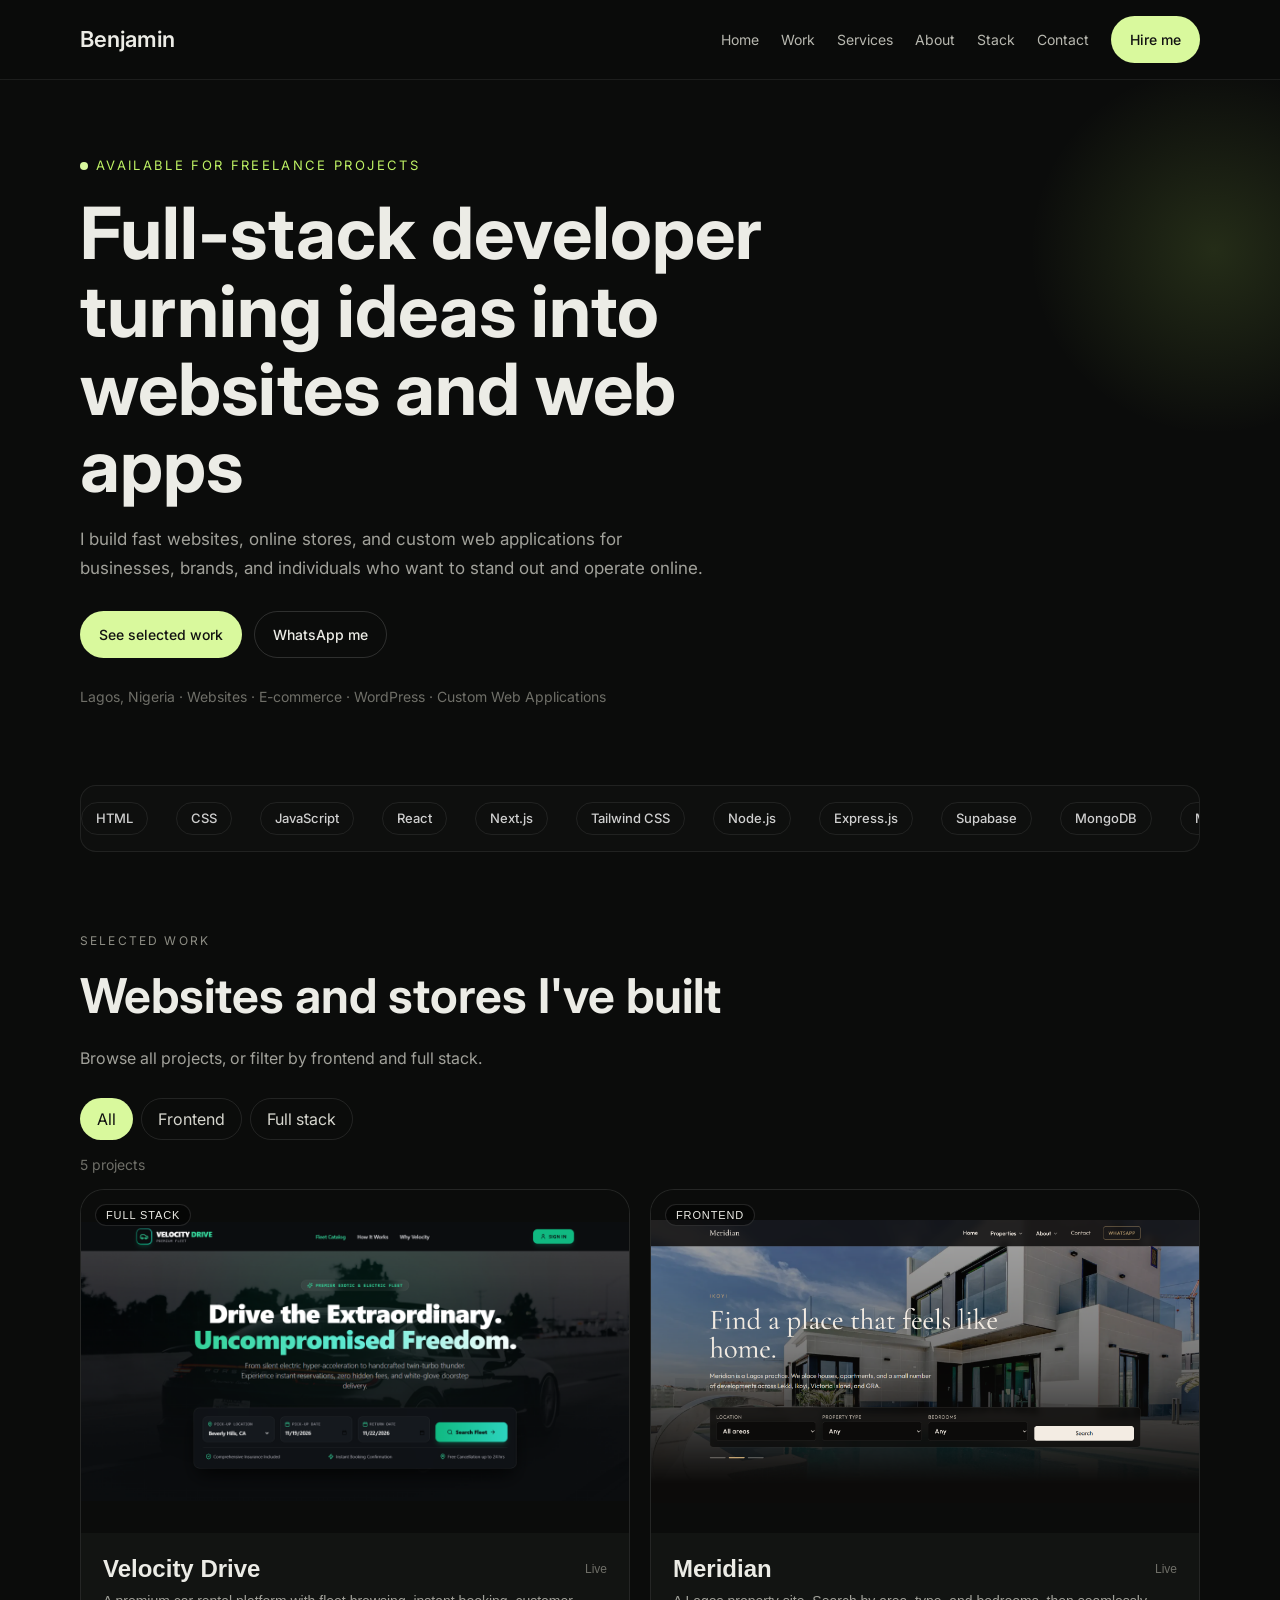
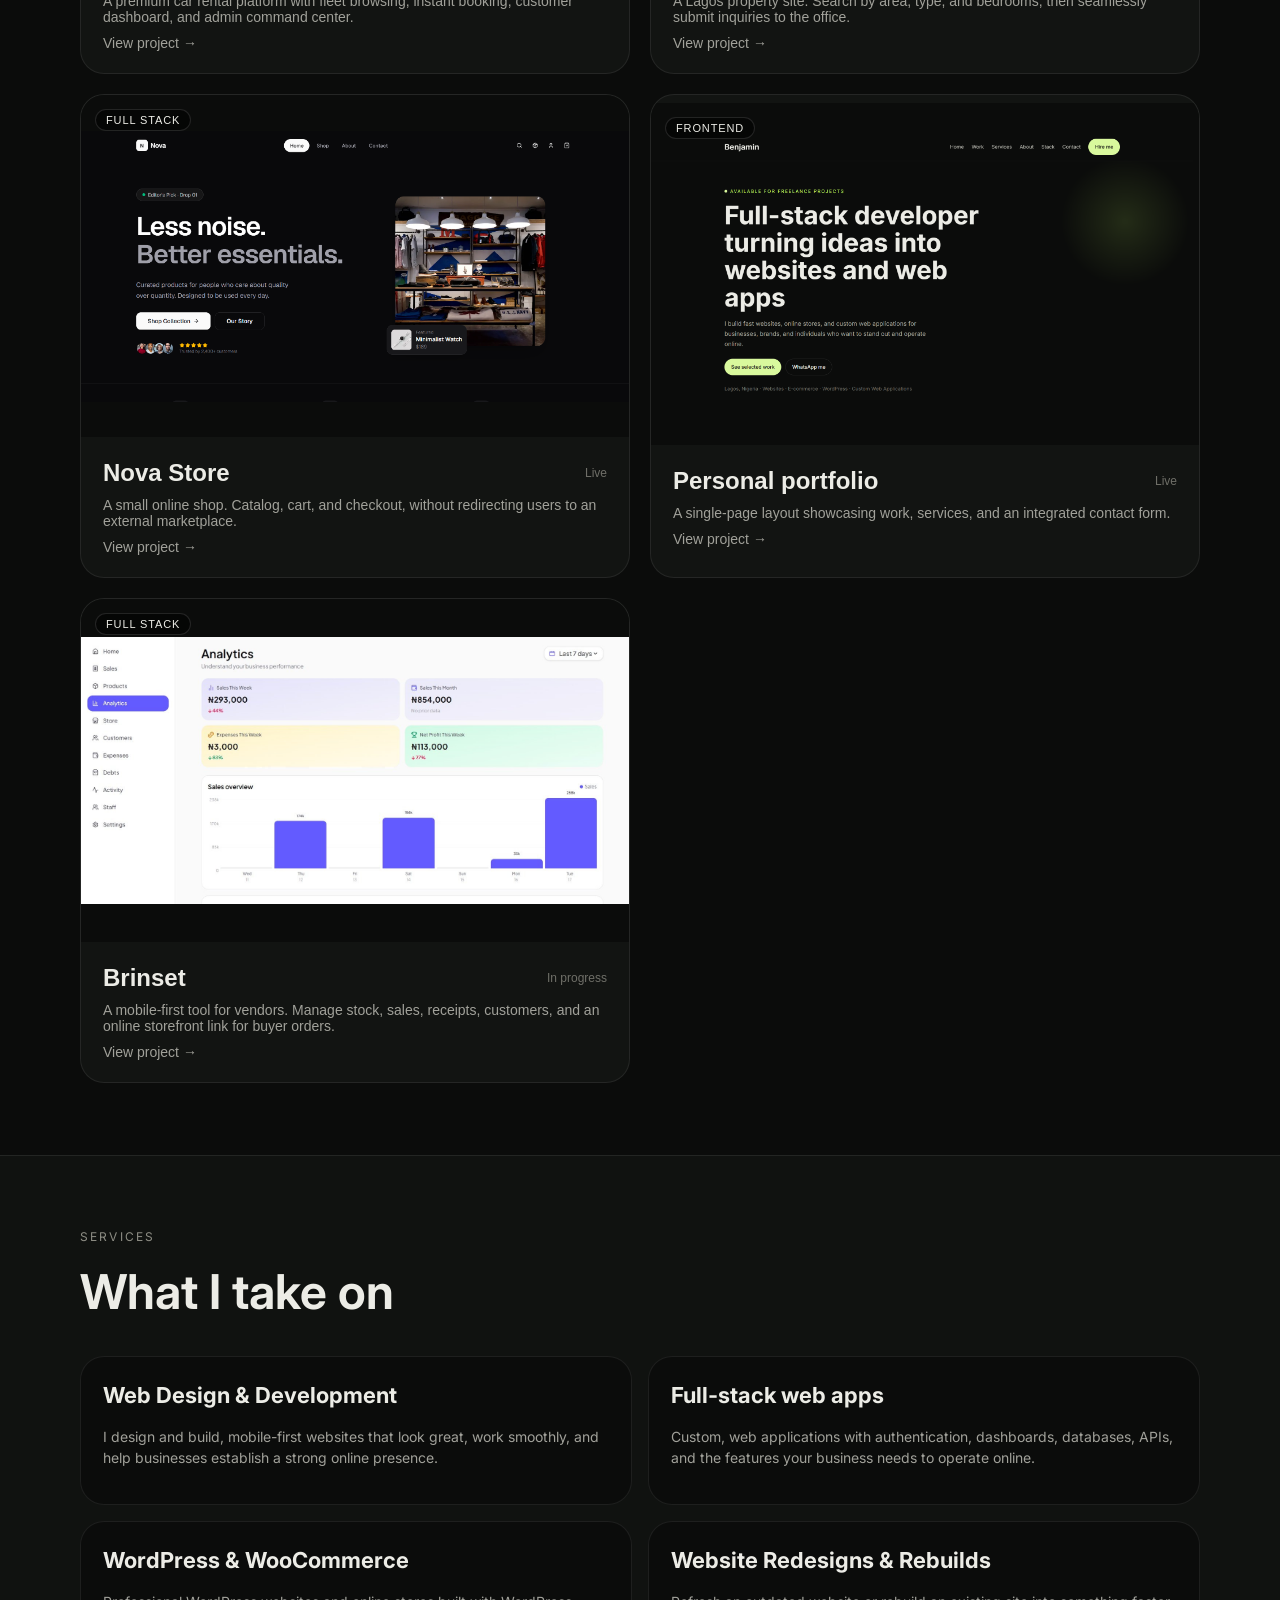
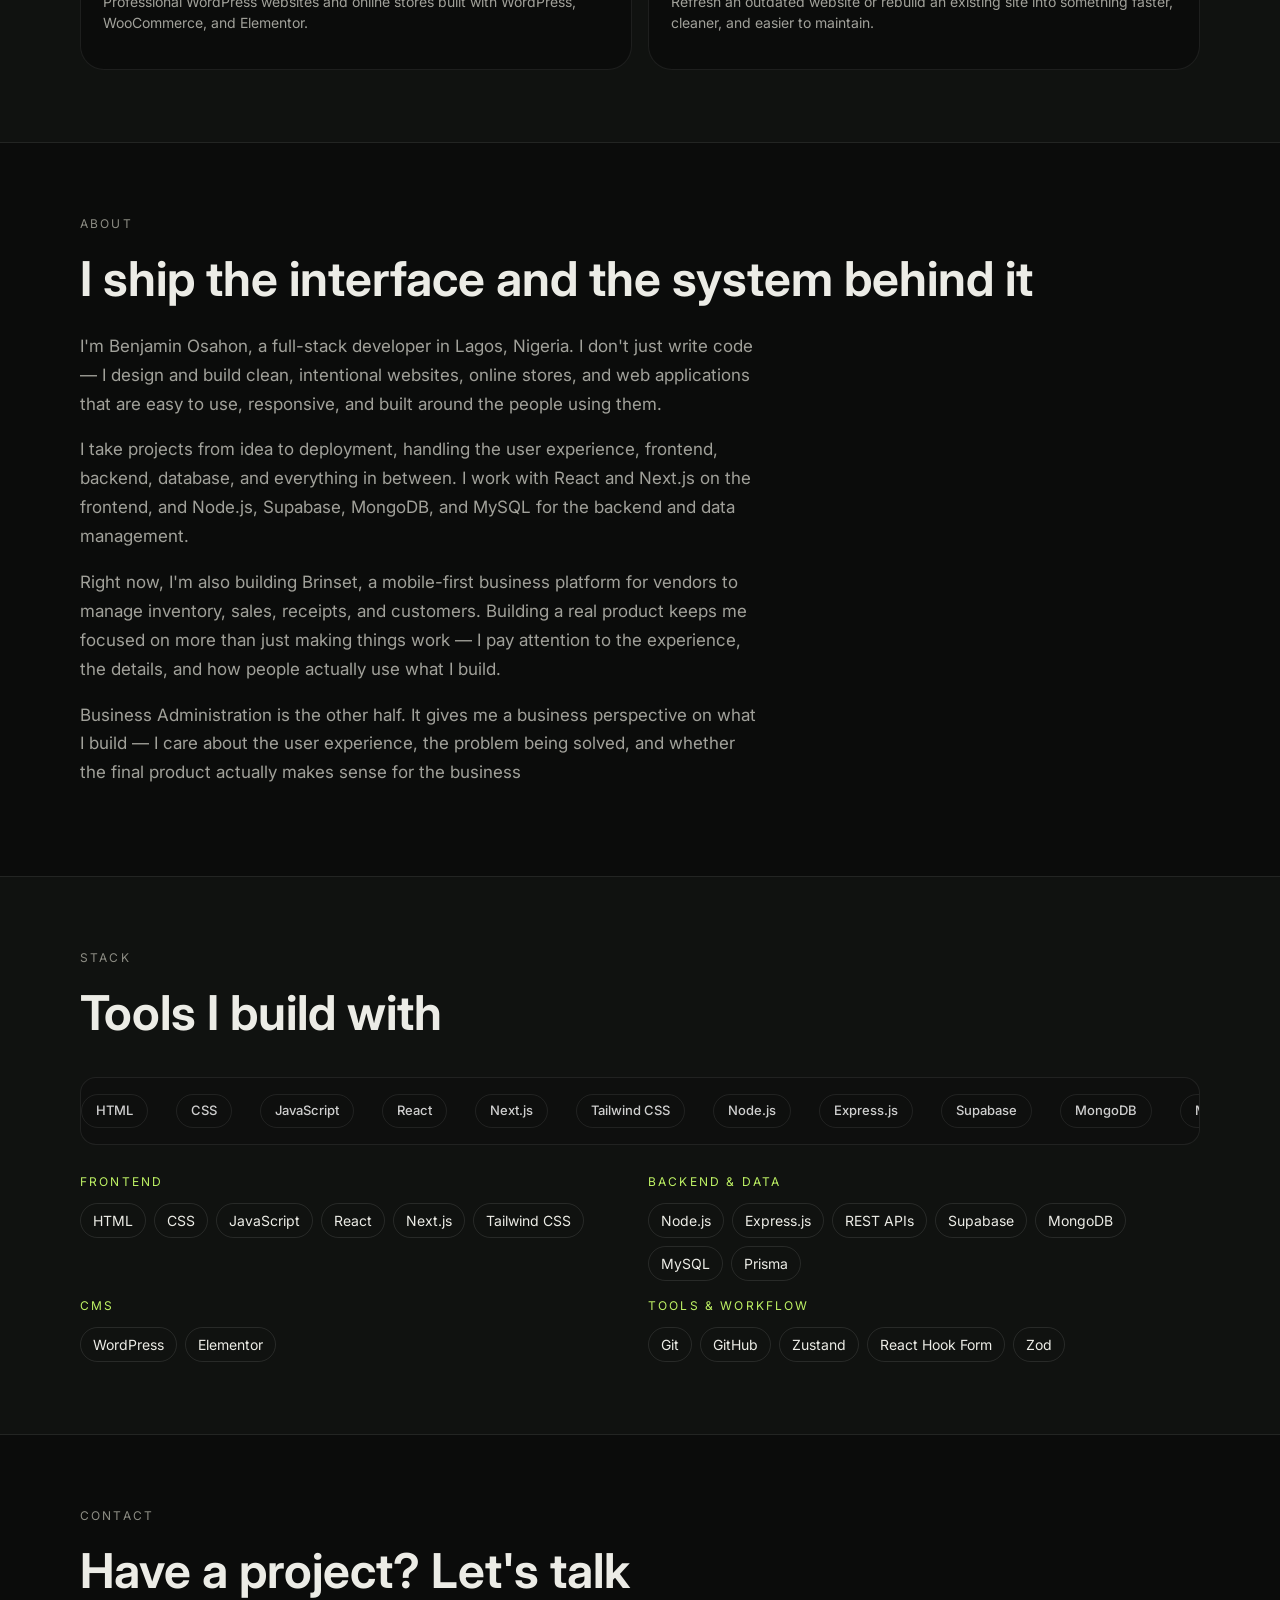
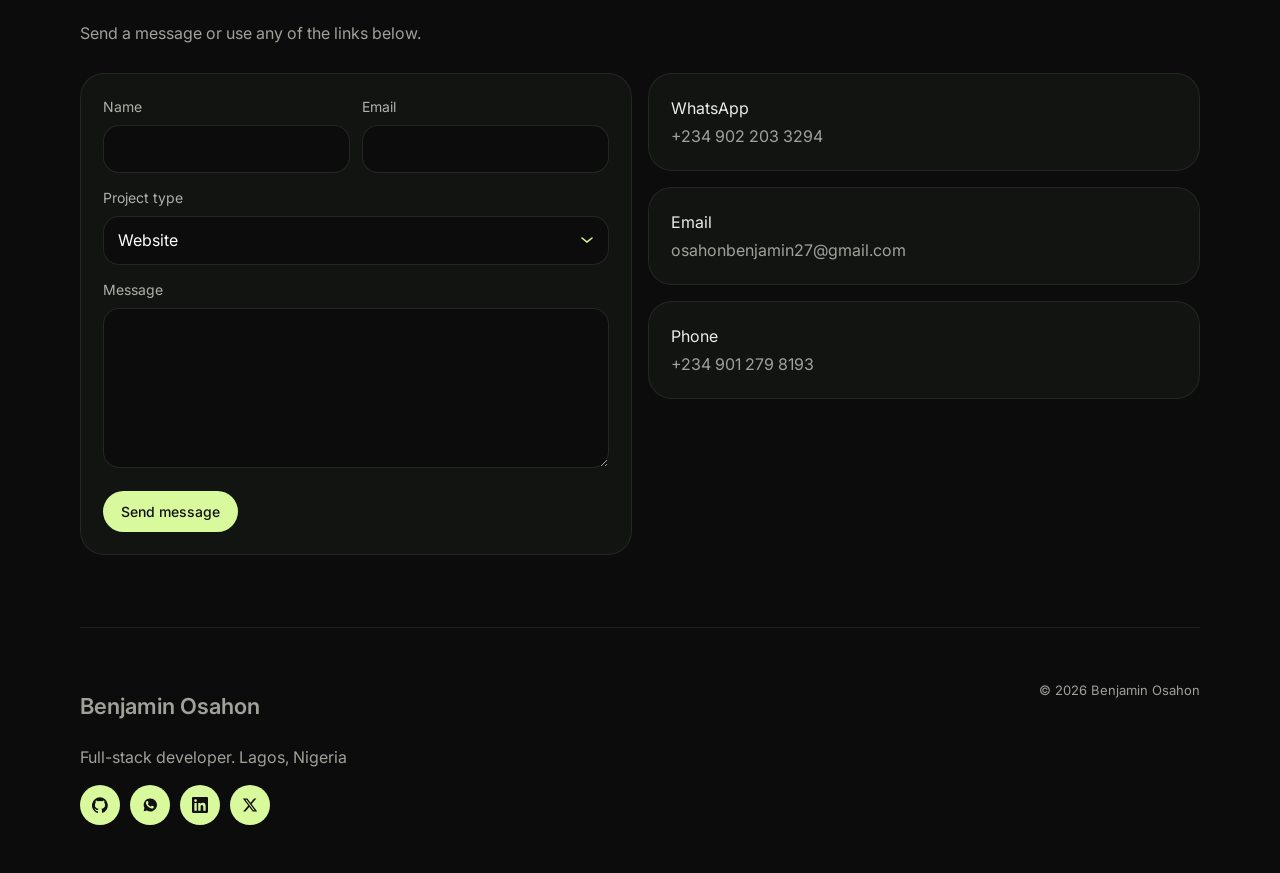
<file: index.html>
<!DOCTYPE html>
<html lang="en">
  <head>
    <meta charset="UTF-8" />
    <meta name="viewport" content="width=device-width, initial-scale=1, maximum-scale=1, user-scalable=no" />
    <meta name="google-site-verification" content="svME0f_dRMrHTDwgU8M_KNACHm7Gp4HUooMhaabqgx8" />
    <title>Benjamin Osahon — Full-Stack Developer in Lagos, Nigeria</title>
    <meta name="description" content="Benjamin Osahon is a full-stack developer in Lagos, Nigeria, building Websites, WordPress sites, e-commerce stores, and custom web applications for businesses, brands, and individuals" />
    <style>html,body,#contact{overflow-anchor:none}</style>
    <link rel="canonical" href="https://benjamin-osahon.vercel.app/" />
    <script type="application/ld+json">
    {
      "@context": "https://schema.org",
      "@type": "Person",
      "name": "Benjamin Osahon",
      "jobTitle": "Full-Stack Developer",
      "url": "https://benjamin-osahon.vercel.app/",
      "email": "osahonbenjamin27@gmail.com",
      "telephone": "+2349022033294",
      "address": {
        "@type": "PostalAddress",
        "addressLocality": "Lagos",
        "addressCountry": "NG"
      },
      "sameAs": [
        "https://github.com/osascodes",
        "https://ng.linkedin.com/in/benjamin-osahon-831aa7318",
        "https://x.com/osascodes1"
      ],
      "knowsAbout": [ "Web development", "E-commerce","WordPress","Web applications",
      "JavaScript","React","Next.js","Node.js","Supabase", "MySQL","MongoDB"],
      "makesOffer": {
        "@type": "Offer",
        "itemOffered": {
          "@type": "Service",
          "name": "Freelance web development",
          "serviceType": ["Website development", "Online stores", "WordPress", "Custom web applications"],
          "areaServed": "Worldwide",
          "provider": {
            "@type": "Person",
            "name": "Benjamin Osahon"
          }
        }
      }
    }
    </script>
    <meta property="og:title" content="Benjamin Osahon — Full-Stack Developer" />
    <meta property="og:description" content="Full-stack developer in Lagos. Websites, online stores, and custom web apps." />
    <meta property="og:url" content="https://benjamin-osahon.vercel.app/" />
    <meta property="og:type" content="website" />
    <meta property="og:image" content="https://benjamin-osahon.vercel.app/images/og.png" />
    <meta property="og:image:width" content="1200" />
    <meta property="og:image:height" content="630" />
    <meta name="twitter:card" content="summary_large_image" />
    <meta name="twitter:title" content="Benjamin Osahon — Full-Stack Developer" />
    <meta name="twitter:description" content="Full-stack developer in Lagos. Websites, online stores, and custom web apps." />
    <meta name="twitter:image" content="https://benjamin-osahon.vercel.app/images/og.png" />
    <meta name="twitter:image:alt" content="Benjamin Osahon portfolio hero" />
    <link rel="stylesheet" href="styles.css?v=27" />
    <link rel="preconnect" href="https://fonts.googleapis.com" />
    <link href="https://fonts.googleapis.com/css2?family=Inter:wght@400;500;600;700&display=swap" rel="stylesheet" />
    <link href="https://unpkg.com/aos@2.3.4/dist/aos.css" rel="stylesheet" />
  </head>
  <body>
    <header class="nav"><div class="wrap nav-inner"><a class="logo" href="#top">Benjamin</a><button class="menu" id="menu" aria-label="Menu"><span></span><span></span><span></span></button><nav class="nav-links" id="nav-links"><a href="#top">Home</a><a href="#work">Work</a><a href="#services">Services</a><a href="#about">About</a><a href="#stack">Stack</a><a href="#contact">Contact</a><a class="btn btn-solid" href="#contact">Hire me</a></nav></div></header>
    <main id="top">
      <section class="hero"><p class="kicker" data-aos="fade-right"><span class="dot"></span> Available for freelance projects</p><h1 data-aos="fade-up">Full-stack developer turning ideas into websites and web apps</h1><p class="lede" data-aos="fade-left">I build fast websites, online stores, and custom web applications for businesses, brands, and individuals who want to stand out and operate online.</p><div class="actions" data-aos="fade-up"><a class="btn btn-solid" href="#work">See selected work</a><a class="btn btn-ghost" href="https://wa.me/2349022033294" target="_blank" rel="noreferrer">WhatsApp me</a></div><p class="meta" data-aos="fade-up">Lagos, Nigeria · Websites · E-commerce · WordPress · Custom Web Applications</p></section>
      <div class="ticker-rail"><div class="ticker" aria-hidden="true"><div class="ticker-track"><span>HTML</span><span>CSS</span><span>JavaScript</span><span>React</span><span>Next.js</span><span>Tailwind CSS</span><span>Node.js</span><span>Express.js</span><span>Supabase</span><span>MongoDB</span><span>MySQL</span><span>Prisma</span><span>WordPress</span><span>GitHub</span><span>HTML</span><span>CSS</span><span>JavaScript</span><span>React</span><span>Next.js</span><span>Tailwind CSS</span><span>Node.js</span><span>Express.js</span><span>Supabase</span><span>MongoDB</span><span>MySQL</span><span>Prisma</span><span>WordPress</span><span>GitHub</span></div></div></div>
      <section id="work" class="section"><p class="label" data-aos="fade-right">Selected work</p><h2 data-aos="fade-up">Websites and stores I've built</h2><p class="sub" data-aos="fade-left">Browse all projects, or filter by frontend and full stack.</p><div class="tabs" data-aos="fade-up"><button class="tab is-on" data-filter="all">All</button><button class="tab" data-filter="frontend">Frontend</button><button class="tab" data-filter="fullstack">Full stack</button></div><p class="count" id="count"></p><div class="grid" id="grid"></div></section>
      <section id="services" class="section band"><p class="label" data-aos="fade-down">Services</p><h2 data-aos="fade-up">What I take on</h2><div class="services"><article data-aos="fade-right"><h3>Web Design & Development</h3><p>I design and build, mobile-first websites that look great, work smoothly, and help businesses establish a strong online presence.</p></article><article data-aos="fade-up"><h3>Full-stack web apps</h3><p>Custom, web applications with authentication, dashboards, databases, APIs, and the features your business needs to operate online.</p></article><article data-aos="fade-down"><h3>WordPress & WooCommerce</h3><p>Professional WordPress websites and online stores built with WordPress, WooCommerce, and Elementor.</p></article><article data-aos="fade-left"><h3>Website Redesigns & Rebuilds</h3><p>Refresh an outdated website or rebuild an existing site into something faster, cleaner, and easier to maintain.</p></article></div></section>
      <section id="about" class="section"><p class="label" data-aos="fade-left">About</p><h2 data-aos="fade-right">I ship the interface and the system behind it</h2><div class="about" data-aos="fade-up"><p>I'm Benjamin Osahon, a full-stack developer in Lagos, Nigeria. I don't just write code — I design and build clean, intentional websites, online stores, and web applications that are easy to use, responsive, and built around the people using them.</p><p>I take projects from idea to deployment, handling the user experience, frontend, backend, database, and everything in between. I work with React and Next.js on the frontend, and Node.js, Supabase, MongoDB, and MySQL for the backend and data management.</p><p>Right now, I'm also building Brinset, a mobile-first business platform for vendors to manage inventory, sales, receipts, and customers. Building a real product keeps me focused on more than just making things work — I pay attention to the experience, the details, and how people actually use what I build.</p><p>Business Administration is the other half. It gives me a business perspective on what I build — I care about the user experience, the problem being solved, and whether the final product actually makes sense for the business</p></div></section>
      <section id="stack" class="section band"><p class="label" data-aos="fade-down">Stack</p><h2 data-aos="fade-up">Tools I build with</h2><div class="marquee"><div class="marquee-track"><span>HTML</span><span>CSS</span><span>JavaScript</span><span>React</span><span>Next.js</span><span>Tailwind CSS</span><span>Node.js</span><span>Express.js</span><span>Supabase</span><span>MongoDB</span><span>MySQL</span><span>Prisma</span><span>WordPress</span><span>GitHub</span><span>HTML</span><span>CSS</span><span>JavaScript</span><span>React</span><span>Next.js</span><span>Tailwind CSS</span><span>Node.js</span><span>Express.js</span><span>Supabase</span><span>MongoDB</span><span>MySQL</span><span>Prisma</span><span>WordPress</span><span>GitHub</span></div></div><div class="stack"><div data-aos="fade-right"><p class="stack-label">Frontend</p><div class="pills"><span>HTML</span><span>CSS</span><span>JavaScript</span><span>React</span><span>Next.js</span><span>Tailwind CSS</span></div></div><div data-aos="fade-up"><p class="stack-label">Backend & data</p><div class="pills"><span>Node.js</span><span>Express.js</span><span>REST APIs</span><span>Supabase</span><span>MongoDB</span><span>MySQL</span><span>Prisma</span></div></div><div data-aos="fade-left"><p class="stack-label">CMS</p><div class="pills"><span>WordPress</span><span>Elementor</span></div></div><div data-aos="fade-up"><p class="stack-label">Tools & workflow</p><div class="pills"><span>Git</span><span>GitHub</span><span>Zustand</span><span>React Hook Form</span><span>Zod</span></div></div></div></section>
      <section id="contact" class="section"><p class="label" data-aos="fade-right">Contact</p><h2 data-aos="fade-up">Have a project? Let's talk</h2><p class="sub" data-aos="fade-left">Send a message or use any of the links below.</p><div class="contact"><div><form id="form" data-aos="fade-right"><input type="hidden" name="access_key" value="20c3f9a4-5ee3-4c7f-9a0e-5f77fa60e7d3" /><input type="hidden" name="subject" value="New freelance inquiry" /><div class="row"><label>Name<input name="name" required /></label><label>Email<input type="email" name="email" required /></label></div><label>Project type<select name="project_type"><option>Website</option><option>Online store</option><option>Full-stack web app</option><option>Something else</option></select></label><label>Message<textarea name="message" rows="6" required></textarea></label><button class="btn btn-solid" type="submit" id="submitBtn">Send message</button><p class="form-msg" id="form-msg" hidden></p></form><div class="form-success" id="form-success" hidden><h3>Message sent</h3><p>Thanks for reaching out. I'll reply shortly.</p></div></div><aside data-aos="fade-left"><a class="direct" href="https://wa.me/2349022033294" target="_blank" rel="noreferrer">WhatsApp<span>+234 902 203 3294</span></a><a class="direct" href="mailto:osahonbenjamin27@gmail.com">Email<span>osahonbenjamin27@gmail.com</span></a><a class="direct" href="tel:+2349012798193">Phone<span>+234 901 279 8193</span></a></aside></div></section>
    </main>
    <footer class="footer" data-aos="fade-up"><div><p class="logo">Benjamin Osahon</p><p>Full-stack developer. Lagos, Nigeria</p><div class="socials"><a href="https://github.com/osascodes" target="_blank" rel="noreferrer" aria-label="GitHub"><svg viewBox="0 0 24 24"><path d="M12 .5A12 12 0 0 0 8.2 23.9c.6.1.8-.3.8-.6v-2.1c-3.3.7-4-1.6-4-1.6-.5-1.4-1.3-1.8-1.3-1.8-1.1-.7.1-.7.1-.7 1.2.1 1.8 1.2 1.8 1.2 1.1 1.8 2.8 1.3 3.5 1 .1-.8.4-1.3.8-1.6-2.7-.3-5.5-1.3-5.5-6 0-1.3.5-2.4 1.2-3.2-.1-.3-.5-1.6.1-3.2 0 0 1-.3 3.3 1.2a11.4 11.4 0 0 1 6 0c2.3-1.5 3.3-1.2 3.3-1.2.6 1.6.2 2.9.1 3.2.8.8 1.2 1.9 1.2 3.2 0 4.7-2.8 5.7-5.5 6 .4.4.8 1.1.8 2.2v3.3c0 .3.2.7.8.6A12 12 0 0 0 12 .5Z"/></svg></a><a href="https://wa.me/2349022033294" target="_blank" rel="noreferrer" aria-label="WhatsApp"><svg viewBox="0 0 24 24"><path d="M12 2.2A9.7 9.7 0 0 0 3.7 16.6L2.5 21.5l5-1.2A9.8 9.8 0 1 0 12 2.2Zm5.6 13.8c-.2.7-1.2 1.2-1.9 1.3-.5.1-1.1.1-1.8-.1-.4-.1-1-.3-1.7-.6-3-1.3-5-4.4-5.1-4.6-.2-.2-1.2-1.6-1.2-3.1s.8-2.2 1-2.5c.3-.3.6-.4.8-.4h.6c.2 0 .4 0 .6.5.2.6.8 2 .8 2.1.1.2.1.3 0 .5-.1.2-.2.3-.3.5l-.4.5c-.1.2-.3.3-.1.6.2.3.8 1.3 1.7 2.1 1.2 1 2.1 1.3 2.4 1.5.3.1.5.1.6-.1.2-.2.7-.8.9-1.1.2-.3.4-.2.6-.1.3.1 1.6.8 1.9.9.3.2.4.2.5.3.1.3.1.8-.1 1.5Z"/></svg></a><a href="https://ng.linkedin.com/in/benjamin-osahon-831aa7318" target="_blank" rel="noreferrer" aria-label="LinkedIn"><svg viewBox="0 0 24 24"><path d="M20.45 20.45h-3.55v-5.57c0-1.33-.03-3.04-1.85-3.04-1.85 0-2.14 1.45-2.14 2.94v5.67H9.35V9h3.41v1.56h.05c.48-.9 1.64-1.85 3.37-1.85 3.6 0 4.27 2.37 4.27 5.46v6.28zM5.34 7.43a2.06 2.06 0 1 1 0-4.13 2.06 2.06 0 0 1 0 4.13zM7.12 20.45H3.56V9h3.56v11.45zM22.23 0H1.77C.79 0 0 .77 0 1.73v20.54C0 23.23.79 24 1.77 24h20.45C23.2 24 24 23.23 24 22.27V1.73C24 .77 23.2 0 22.23 0z"/></svg></a><a href="https://x.com/osascodes1" target="_blank" rel="noreferrer" aria-label="X"><svg viewBox="0 0 24 24"><path d="M18.24 2.25h3.31l-7.23 8.26 8.5 11.24h-6.66l-5.21-6.82-5.97 6.82H1.68l7.73-8.84L1.25 2.25h6.83l4.71 6.23 5.45-6.23zm-1.16 17.52h1.83L7.08 4.13H5.12l11.96 15.64z"/></svg></a></div></div><p class="copy">© 2026 Benjamin Osahon</p></footer>
    <div class="modal" id="modal" hidden><div class="sheet"><button class="close" id="close" type="button">Close</button><p class="label" id="m-tag"></p><h3 id="m-title"></h3><p id="m-summary"></p><img id="m-image" alt="" hidden /><div class="facts"><div><p class="stack-label">Problem</p><p id="m-problem"></p></div><div><p class="stack-label">Role</p><p id="m-role"></p></div><div><p class="stack-label">Outcome</p><p id="m-outcome"></p></div></div><div class="pills" id="m-stack"></div><div class="actions" id="m-links"></div></div></div>
    <script src="https://unpkg.com/aos@2.3.4/dist/aos.js"></script>
    <script src="app.js?v=28"></script>
  </body>
</html>
</file>
<file: styles.css>
:root{--bg:#0b0c0b;--panel:#121412;--band:#101210;--text:#ecece6;--muted:#a1a19a;--line:rgba(255,255,255,.08);--lime:#d9f99d;--lime-2:#bef264}*{box-sizing:border-box}html{scroll-behavior:smooth;-webkit-text-size-adjust:100%;text-size-adjust:100%}body{margin:0;background:var(--bg);color:var(--text);font-family:Inter,system-ui,sans-serif;line-height:1.5;overflow-x:clip;touch-action:pan-y}a{color:inherit;text-decoration:none}.wrap,.hero,.section,.footer{width:min(1120px,calc(100% - 40px));margin-inline:auto}.nav{position:sticky;top:0;z-index:30;padding:16px 0;background:rgba(11,12,11,.8);backdrop-filter:blur(16px);border-bottom:1px solid var(--line)}.nav-inner{display:flex;align-items:center;justify-content:space-between}.logo{font-size:22px;font-weight:600}.logo span,.kicker{color:var(--lime-2)}.nav-links{display:none;align-items:center;gap:22px;color:#b8b8b0;font-size:14px}.menu{width:28px;height:22px;padding:0;border:0;background:none;position:relative;z-index:31}.menu span{position:absolute;left:2px;width:22px;height:2px;background:#fff;border-radius:2px;transition:.28s ease}.menu span:nth-child(1){top:3px}.menu span:nth-child(2){top:10px}.menu span:nth-child(3){top:17px}.menu.active span:nth-child(1){top:10px;transform:rotate(45deg)}.menu.active span:nth-child(2){opacity:0}.menu.active span:nth-child(3){top:10px;transform:rotate(-45deg)}.hero{position:relative;padding:56px 0 40px}#work,#services,#about,#stack,#contact{scroll-margin-top:72px}.hero::before{content:"";position:absolute;inset:-40px -20% auto auto;width:420px;height:420px;background:radial-gradient(circle,rgba(190,242,100,.14),transparent 62%);pointer-events:none}.kicker{display:inline-flex;align-items:center;gap:8px;margin:0;font-size:13px;letter-spacing:.18em;text-transform:uppercase}.dot{width:8px;height:8px;border-radius:50%;background:var(--lime);animation:pulse 1.6s ease-in-out infinite}h1{max-width:16ch;margin:18px 0 0;font-size:clamp(36px,8vw,72px);line-height:1.08;font-weight:700}h2{margin:10px 0 0;font-size:clamp(28px,5vw,48px);font-weight:650}.lede,.sub,.about p,.footer p{color:var(--muted)}.lede{max-width:58ch;margin-top:20px;font-size:17px;line-height:1.7}.actions{display:flex;flex-wrap:wrap;gap:12px;margin-top:28px}.btn{display:inline-flex;align-items:center;justify-content:center;border-radius:999px;padding:12px 18px;font-size:14px;font-weight:500;font-family:inherit;border:1px solid transparent}.btn-solid{background:var(--lime);color:#111}.btn-ghost{border-color:rgba(255,255,255,.15)}.meta{margin-top:28px;color:#6f6f68;font-size:14px}.ticker-rail{width:100%;overflow:hidden;pointer-events:none}.ticker,.marquee{overflow:hidden;max-width:100%;border:1px solid var(--line);border-radius:16px;background:#0e0f0e;pointer-events:none}.ticker{margin:0 auto 8px}.ticker-track,.marquee-track{display:flex;width:max-content;gap:28px;padding:16px 0;animation:slide 16s linear infinite}.ticker-track span,.marquee-track span{white-space:nowrap;color:#cfcfcf;font-size:13px;font-weight:500;border:1px solid var(--line);border-radius:999px;padding:6px 14px}.marquee{margin:28px 0 8px}.marquee-track{animation-duration:14s}@keyframes slide{from{transform:translateX(0)}to{transform:translateX(-50%)}}.section{padding:72px 0}.band{width:100%;padding:72px 0;background:var(--band);border-block:1px solid var(--line)}.band>.label,.band>h2,.band>.sub,.band>.services,.band>.stack,.band>.marquee{width:min(1120px,calc(100% - 40px));margin-left:auto;margin-right:auto}.label,.stack-label{margin:0;color:#8d8d84;font-size:12px;letter-spacing:.18em;text-transform:uppercase}.stack-label{color:var(--lime-2)}.sub{max-width:52ch;margin-top:14px}.tabs{display:flex;flex-wrap:wrap;gap:8px;margin-top:28px}.tab,select,input,textarea,.close{font:inherit}.tab{border-radius:999px;border:1px solid rgba(255,255,255,.1);background:transparent;color:#d6d6ce;padding:8px 16px;cursor:pointer}.tab.is-on{background:var(--lime);color:#111;border-color:transparent}.count{color:#6f6f68;font-size:14px}.grid{display:grid;gap:20px;margin-top:8px}.card{overflow:hidden;border:1px solid var(--line);border-radius:24px;background:var(--panel);text-align:left;color:inherit;cursor:pointer;padding:0}.card:hover{border-color:rgba(217,249,157,.3)}.thumb{position:relative;aspect-ratio:16/10;background:#0b0c0b;overflow:hidden}.thumb img{width:100%;height:100%;object-fit:contain;object-position:center;display:block;background:#0b0c0b}.card:hover .thumb img{transform:none}.badge{position:absolute;top:14px;left:14px;border-radius:999px;border:1px solid rgba(255,255,255,.12);background:rgba(0,0,0,.5);padding:4px 10px;font-size:11px;letter-spacing:.08em;text-transform:uppercase}.card-body{padding:22px}.card-body h3{margin:0;font-size:24px}.status{color:#6f6f68;font-size:12px}.card-body p{color:var(--muted);margin:10px 0 0;font-size:14px}.more{color:var(--lime);font-size:14px;margin-top:16px}.services,.stack,.contact,.facts{display:grid;gap:16px;margin-top:28px}.services article,form,.direct,.sheet,.form-success{border:1px solid var(--line);border-radius:24px;background:#0b0c0b;padding:22px}.services article h3,.form-success h3{margin:0;font-size:22px}.services article p,.form-success p{color:var(--muted);font-size:14px}.pills{display:flex;flex-wrap:wrap;gap:8px;margin-top:12px}.pills span{border:1px solid rgba(255,255,255,.1);border-radius:999px;padding:6px 12px;font-size:14px}.about{max-width:68ch}.about p{font-size:17px;line-height:1.7}form{background:var(--panel)}.row{display:grid;gap:12px}label{display:block;margin-top:14px;color:#b0b0a8;font-size:14px}.row label{margin-top:0}input,select,textarea{width:100%;margin-top:8px;border:1px solid rgba(255,255,255,.1);border-radius:16px;background:#0b0c0b;color:#fff;padding:12px 14px;outline:none;font-size:16px;line-height:1.4}select{appearance:none;-webkit-appearance:none;padding-right:40px;background-image:url("data:image/svg+xml,%3Csvg xmlns='http://www.w3.org/2000/svg' width='14' height='14' viewBox='0 0 14 14'%3E%3Cpath fill='none' stroke='%23d9f99d' stroke-width='1.6' stroke-linecap='round' d='M2 5l5 4 5-4'/%3E%3C/svg%3E");background-repeat:no-repeat;background-position:right 14px center;background-size:14px}input:focus,select:focus,textarea:focus{border-color:var(--lime)}form .btn{margin-top:18px;border:0;cursor:pointer}.form-msg{margin:12px 0 0;font-size:14px;color:#f0c7c7}.form-success{background:var(--panel);border-color:rgba(217,249,157,.3)}.form-success .btn{margin-top:18px}.direct{display:block;background:var(--panel)}.direct span{display:block;margin-top:4px;color:var(--muted)}.highlight{border-color:rgba(217,249,157,.3);background:rgba(217,249,157,.05)}.footer{display:flex;flex-wrap:wrap;justify-content:space-between;gap:16px;padding:40px 0 48px;border-top:1px solid var(--line)}.socials{display:flex;gap:10px;margin-top:16px}.socials a{width:40px;height:40px;border:1px solid transparent;border-radius:999px;display:inline-flex;align-items:center;justify-content:center;background:var(--lime);color:#111}.socials a:hover{background:var(--lime-2);color:#111}.socials svg{width:16px;height:16px;fill:currentColor}.copy{color:#6f6f68;font-size:13px}.modal{position:fixed;inset:0;z-index:40;background:rgba(0,0,0,.72);padding:20px;overflow:auto}.sheet{width:min(720px,100%);margin:40px auto;background:#121412}.sheet h3{margin:8px 0 0;font-size:clamp(32px,6vw,48px)}.sheet img{width:100%;border-radius:16px;margin:20px 0}.close{border:0;background:none;color:#b8b8b0;padding:0;cursor:pointer}@keyframes pulse{50%{opacity:.5;transform:scale(.85)}}@media(min-width:760px){.menu{display:none}.nav-links{display:flex}.grid,.services,.contact,.facts,.row{grid-template-columns:1fr 1fr}.stack{grid-template-columns:1fr 1fr}.ticker-rail{width:min(1120px,calc(100% - 40px));margin-inline:auto}.hero{padding:72px 0 64px}}@media(max-width:759px){.nav-links.open{display:flex;flex-direction:column;align-items:flex-start;position:absolute;top:64px;left:20px;right:20px;padding:16px 18px 24px;background:#0b0c0b;border:1px solid var(--line);border-radius:16px}.ticker,.marquee{width:100%;border-radius:0;border-left:0;border-right:0}.band>.marquee{width:100%;margin-left:0;margin-right:0}}@media(prefers-reduced-motion:reduce){.dot{animation:none}}#contact aside{display:flex;flex-direction:column;gap:16px}
</file>
